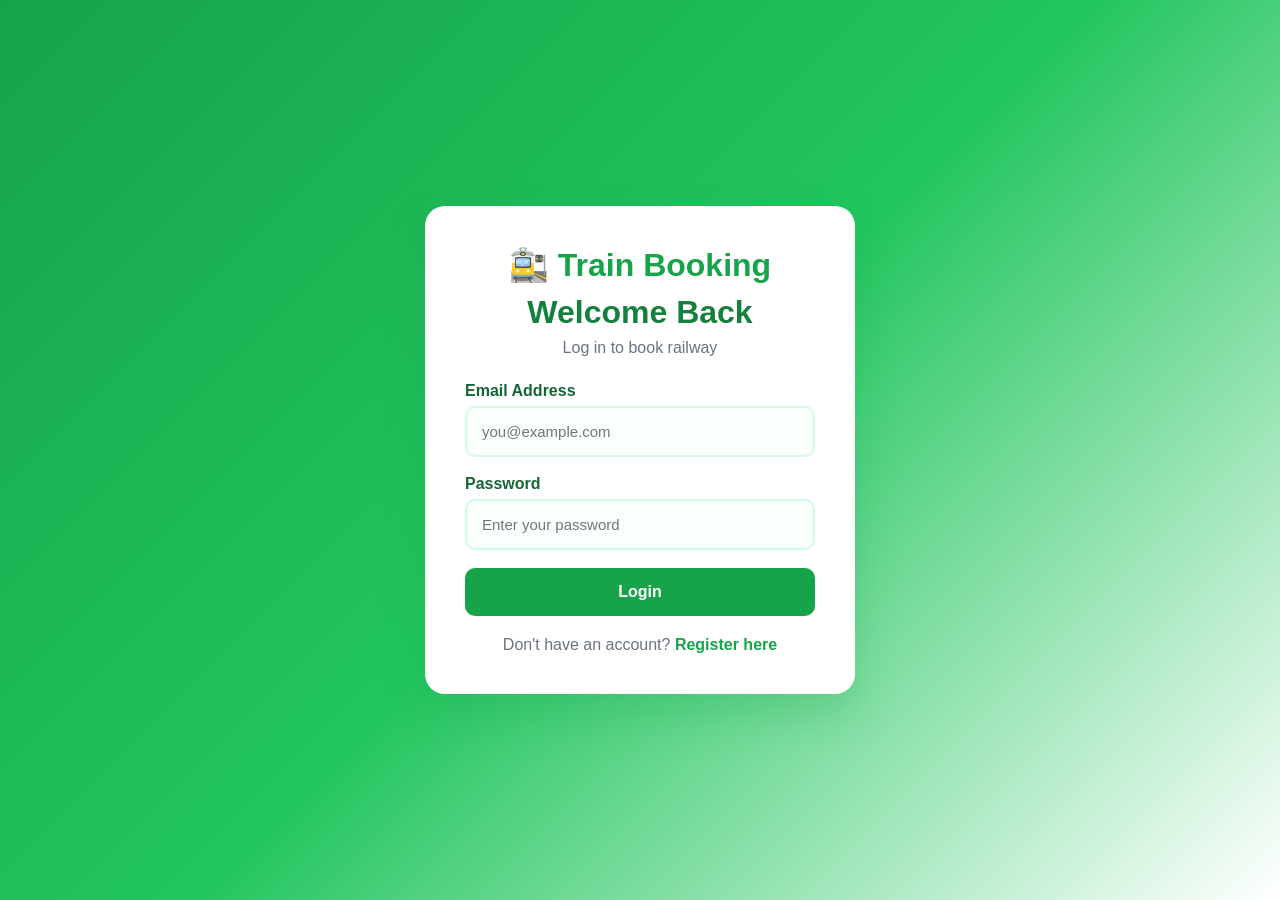
<file: frontend/index.html>
<!DOCTYPE html>
<html lang="en">
<head>
    <meta charset="UTF-8">
    <meta name="viewport" content="width=device-width, initial-scale=1.0">
    <title>Train Booking - Dashboard</title>
    <link rel="stylesheet" href="style.css">
</head>
<body>
    <div id="navbar-root"></div>

    <section class="hero">
        <div class="hero-content">
            <span class="hero-badge">🚆 India's Smart Railway Platform</span>
            <h1 class="hero-title">Book Railway &amp; Metro Tickets</h1>
            <p class="hero-sub">Fast • Secure • Easy Booking Across India</p>
            <p class="hero-sub">Indian Railways | Metro | Express</p>
            <div class="hero-buttons">
                <a class="btn btn-white" href="search.html">Book Ticket</a>
                <a class="btn btn-green" href="search.html">Live Status</a>
            </div>
        </div>
        <div class="hero-image">🚄</div>
    </section>

    <form class="search-box" id="quick-search-form">
        <h2>Search Your Train</h2>
        <div class="search-grid">
            <input type="text" id="qs-from" class="city-input" placeholder="🧑‍✈️ From Station">
            <input type="text" id="qs-to" class="city-input" placeholder="🚉 To Station">
            <input type="date" id="qs-date">
            <select id="qs-class">
                <option>Sleeper</option>
                <option>AC 3 Tier</option>
                <option>AC 2 Tier</option>
                <option>AC 1st Class</option>
            </select>
            <button type="submit" class="search-btn">🔍 Search</button>
        </div>
    </form>

    <main class="container">
        <h2 class="section-title"> Trains </h2>
        <div class="grid-3" id="popular-trains">
            <p class="loading">Loading trains...</p>
        </div>
    </main>

    <main class="container" style="padding-top:0">
        <h2 class="section-title" style="justify-content:center">Why Choose Us?</h2>
        <div class="grid-3" style="grid-template-columns:repeat(auto-fit,minmax(220px,1fr))">
            <div class="why-card">
                <div class="icon">⚡</div>
                <h3>Instant Booking</h3>
                <p>Book within seconds.</p>
            </div>
            <div class="why-card">
                <div class="icon">🔒</div>
                <h3>Secure Payment</h3>
                <p>100% Safe Transactions.</p>
            </div>
            <div class="why-card">
                <div class="icon">📍</div>
                <h3>Live Status</h3>
                <p>Realtime Tracking.</p>
            </div>
            <div class="why-card">
                <div class="icon">🎫</div>
                <h3>E-Ticket</h3>
                <p>Download Anytime.</p>
            </div>
        </div>
    </main>

    <footer class="footer">
        <h2>🚉 Train Booking System</h2>
        <p>© 2026 All Rights Reserved</p>
    </footer>

    <script src="auth.js"></script>
    <script src="cities.js"></script>
    <script src="common.js"></script>
    <script src="dashboard.js"></script>
</body>
</html>
</file>
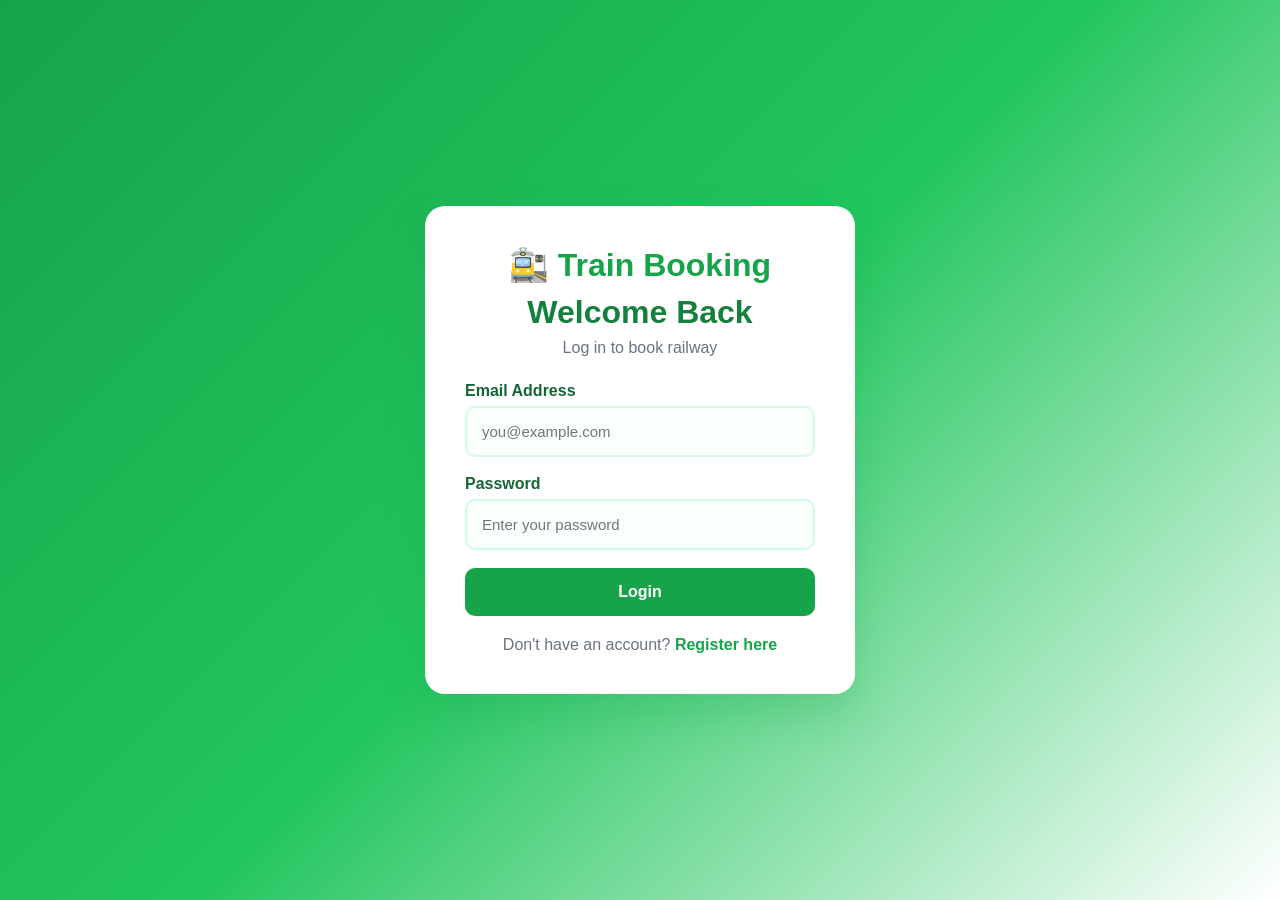
<file: frontend/booking.html>
<!DOCTYPE html>
<html lang="en">
<head>
    <meta charset="UTF-8">
    <meta name="viewport" content="width=device-width, initial-scale=1.0">
    <title>Train Booking - Booking</title>
    <link rel="stylesheet" href="style.css">
</head>
<body>
    <div id="navbar-root"></div>

    <main class="container">
        <div id="msg-banner-root"></div>

        <div class="booking-layout">
            <div class="panel">
                <h2>🧑‍✈️ Passenger Details</h2>
                <form id="booking-form">
                    <div class="form-grid">
                        <input type="text" id="p-name" placeholder="Passenger Name" required>
                        <input type="number" id="p-age" placeholder="Age" min="1" max="120" required>
                        <select id="p-gender">
                            <option>Male</option>
                            <option>Female</option>
                            <option>Other</option>
                        </select>
                        <input type="tel" id="p-mobile" placeholder="Mobile Number" required>
                        <input type="email" id="p-email" placeholder="Email Address" required>
                        <input type="number" id="p-count" min="1" max="6" value="1">
                    </div>
                    <button type="submit" class="confirm-btn" id="confirm-btn">Confirm Booking</button>
                </form>
            </div>

            <div class="panel">
                <h2>🎫 Journey Summary</h2>
                <div class="summary-row"><span>Train:</span><span id="sum-train">-</span></div>
                <div class="summary-row"><span>Train No:</span><span id="sum-trainno">-</span></div>
                <div class="summary-row"><span>From:</span><span id="sum-from">-</span></div>
                <div class="summary-row"><span>To:</span><span id="sum-to">-</span></div>
                <div class="summary-row"><span>Journey Date:</span><span id="sum-date">-</span></div>
                <div class="summary-row"><span>Class:</span><span id="sum-class">Sleeper</span></div>
                <div class="summary-row"><span>Duration:</span><span id="sum-duration">-</span></div>
                <div class="summary-row"><span>Available Seats:</span><span id="sum-seats">-</span></div>

                <div style="height:16px"></div>

                <div class="summary-row"><span>Passenger:</span><span id="sum-passenger">-</span></div>
                <div class="summary-row"><span>Age:</span><span id="sum-age">-</span></div>
                <div class="summary-row"><span>Gender:</span><span id="sum-gender">Male</span></div>
                <div class="summary-row"><span>Mobile:</span><span id="sum-mobile">-</span></div>
                <div class="summary-row"><span>Email:</span><span id="sum-email">-</span></div>
                <div class="summary-row"><span>Passengers:</span><span id="sum-count">1</span></div>

                <div class="fare-box">Total Fare: ₹<span id="sum-fare">0</span></div>

                <div class="ticket-box" id="ticket-box" style="display:none">
                    <h3>🎫 Ticket Details</h3>
                    <div class="ticket-row"><span>PNR:</span><span id="ticket-pnr">-</span></div>
                    <div class="ticket-row"><span>Coach:</span><span id="ticket-coach">-</span></div>
                    <div class="ticket-row"><span>Seat:</span><span id="ticket-seat">-</span></div>
                </div>
            </div>
        </div>
    </main>

    <script src="auth.js"></script>
    <script src="common.js"></script>
    <script src="booking.js"></script>
</body>
</html>
</file>
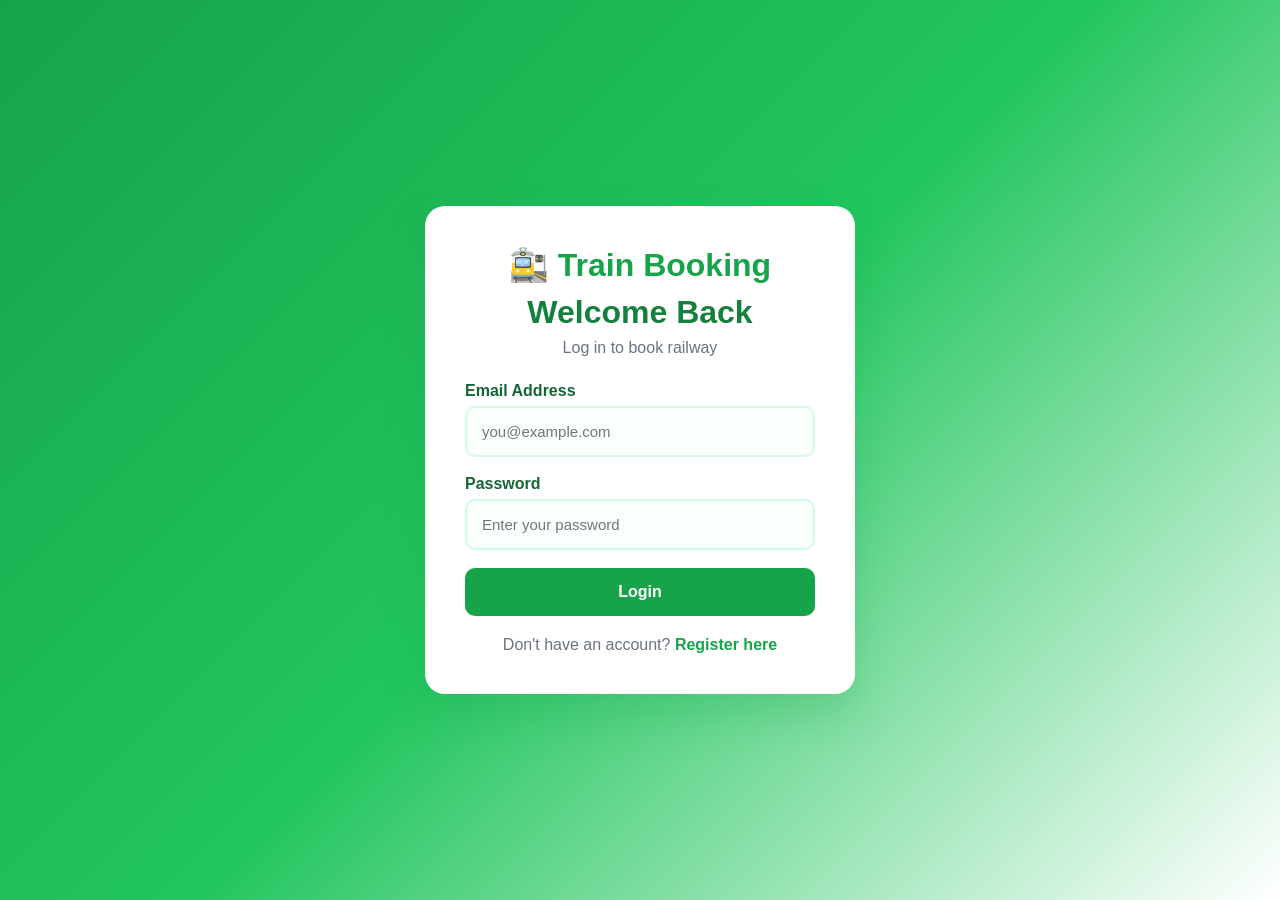
<file: frontend/history.html>
<!DOCTYPE html>
<html lang="en">
<head>
    <meta charset="UTF-8">
    <meta name="viewport" content="width=device-width, initial-scale=1.0">
    <title>Train Booking - History</title>
    <link rel="stylesheet" href="style.css">
</head>
<body>
    <div id="navbar-root"></div>

    <main class="container">
        <div class="page-header">
            <h1>🎫 Booking History</h1>
        </div>

        <div class="history-search">
            <input type="text" id="pnr-search" placeholder="🔍 Search by PNR">
        </div>

       <div id="history-container" class="history-list">
    <p class="loading">Loading history...</p>
</div>
    </main>

    <script src="auth.js"></script>
    <script src="common.js"></script>
    <script src="history.js"></script>
</body>
</html>
</file>
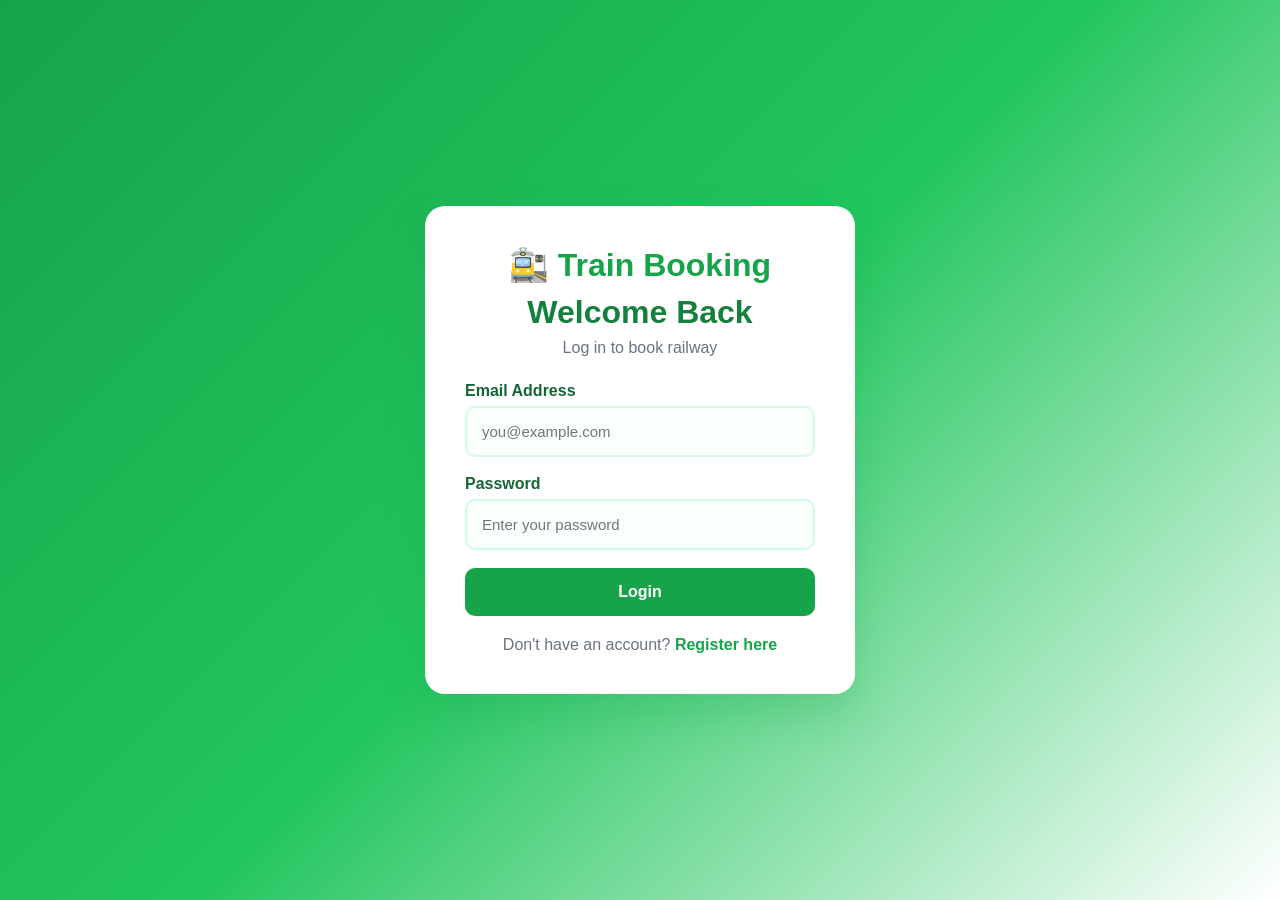
<file: frontend/login.html>
<!DOCTYPE html>
<html lang="en">
<head>
    <meta charset="UTF-8">
    <meta name="viewport" content="width=device-width, initial-scale=1.0">
    <title>Train Booking - Login</title>
    <link rel="stylesheet" href="style.css">
</head>
<body>
    <div class="auth-page">
        <div class="auth-card">
            <div class="auth-logo">🚉 Train Booking</div>
            <h1 class="auth-title">Welcome Back</h1>
            <p class="auth-subtitle">Log in to book railway</p>

            <div id="auth-error"></div>

            <form id="login-form">
                <div class="form-group-auth">
                    <label for="email">Email Address</label>
                    <input type="email" id="email" placeholder="you@example.com" required>
                </div>
                <div class="form-group-auth">
                    <label for="password">Password</label>
                    <input type="password" id="password" placeholder="Enter your password" required>
                </div>
                <button type="submit" class="auth-submit-btn">Login</button>
            </form>

            <p class="auth-switch">Don't have an account? <a href="register.html">Register here</a></p>
        </div>
    </div>

    <script src="auth.js"></script>
    <script src="login.js"></script>
</body>
</html>
</file>
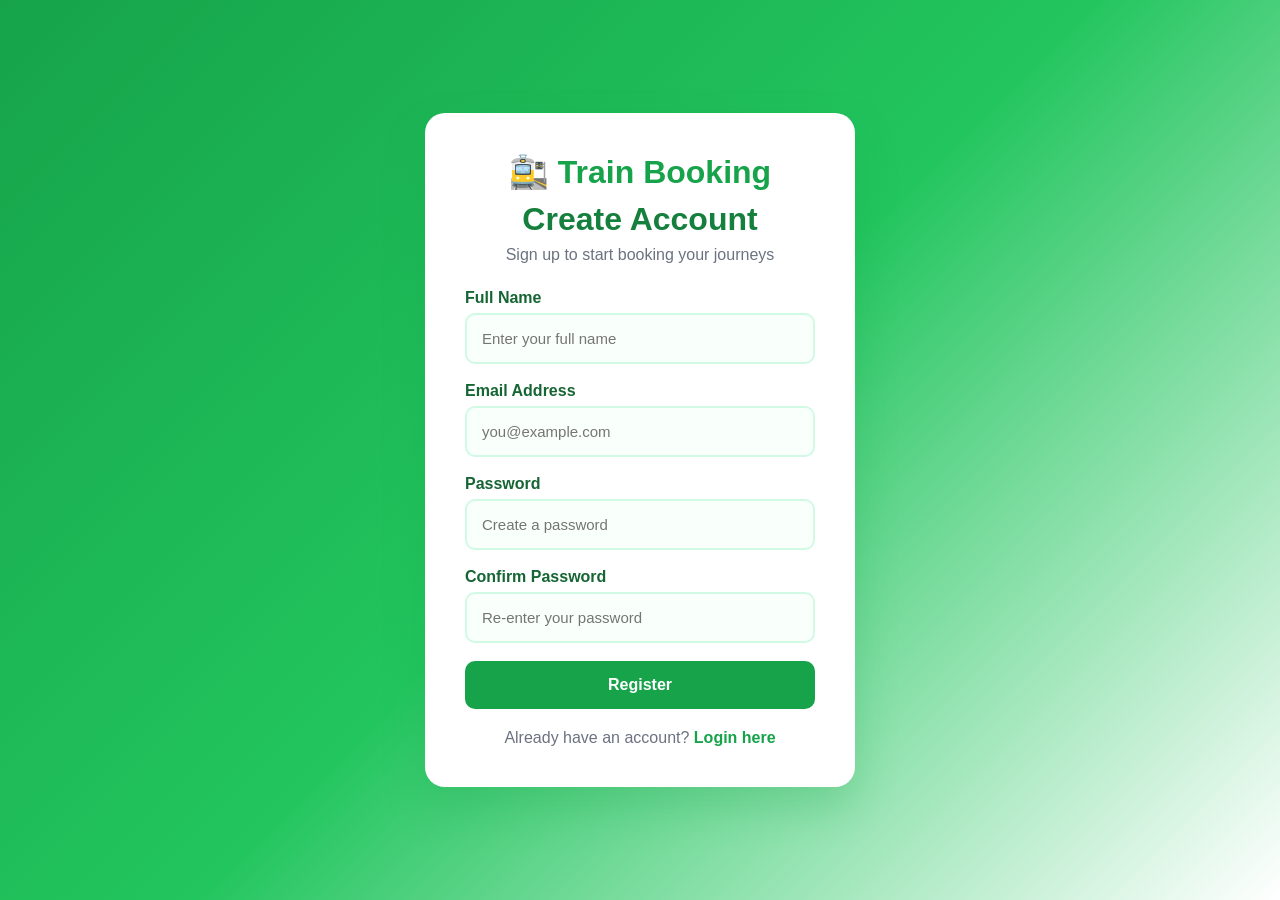
<file: frontend/register.html>
<!DOCTYPE html>
<html lang="en">
<head>
    <meta charset="UTF-8">
    <meta name="viewport" content="width=device-width, initial-scale=1.0">
    <title>Train Booking - Register</title>
    <link rel="stylesheet" href="style.css">
</head>
<body>
    <div class="auth-page">
        <div class="auth-card">
            <div class="auth-logo">🚉 Train Booking</div>
            <h1 class="auth-title">Create Account</h1>
            <p class="auth-subtitle">Sign up to start booking your journeys</p>

            <div id="auth-error"></div>

            <form id="register-form">
                <div class="form-group-auth">
                    <label for="name">Full Name</label>
                    <input type="text" id="name" placeholder="Enter your full name" required>
                </div>
                <div class="form-group-auth">
                    <label for="email">Email Address</label>
                    <input type="email" id="email" placeholder="you@example.com" required>
                </div>
                <div class="form-group-auth">
                    <label for="password">Password</label>
                    <input type="password" id="password" placeholder="Create a password" required>
                </div>
                <div class="form-group-auth">
                    <label for="confirm-password">Confirm Password</label>
                    <input type="password" id="confirm-password" placeholder="Re-enter your password" required>
                </div>
                <button type="submit" class="auth-submit-btn">Register</button>
            </form>

            <p class="auth-switch">Already have an account? <a href="login.html">Login here</a></p>
        </div>
    </div>

    <script src="auth.js"></script>
    <script src="register.js"></script>
</body>
</html>
</file>
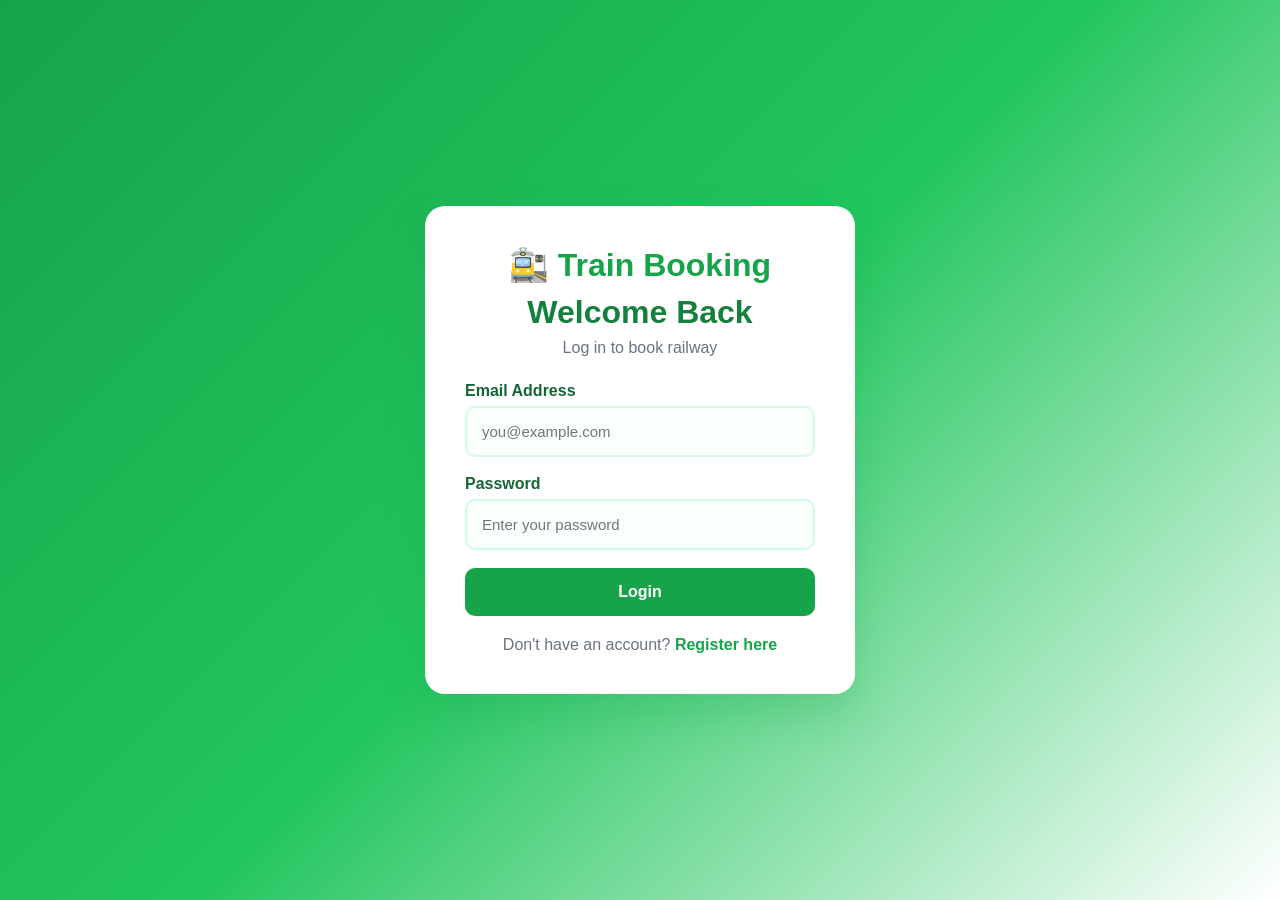
<file: frontend/search.html>
<!DOCTYPE html>
<html lang="en">
<head>
    <meta charset="UTF-8">
    <meta name="viewport" content="width=device-width, initial-scale=1.0">
    <title>Train Booking - Search</title>
    <link rel="stylesheet" href="style.css">
</head>
<body>
    <div id="navbar-root"></div>

    <main class="container">
        <div class="page-header">
            <h1>🧑‍✈️ Search Train</h1>
        </div>

        <form class="search-box" id="search-form" style="margin:0 0 40px;">
            <div class="search-grid">
                <input type="text" id="s-from" class="city-input" placeholder="From Station">
                <input type="text" id="s-to" class="city-input" placeholder="To Station">
                <input type="date" id="s-date">
                <select id="s-class">
                    <option value="Sleeper">Sleeper</option>
                    <option value="3A">AC 3 Tier</option>
                    <option value="2A">AC 2 Tier</option>
                    <option value="1A">AC 1st Class</option>
                </select>
                <button type="submit" class="search-btn">🔍 Search</button>
            </div>
        </form>

        <div class="grid-3" id="results">
            <p class="loading">Loading trains...</p>
        </div>
    </main>

    <script src="auth.js"></script>
    <script src="cities.js"></script>
    <script src="common.js"></script>
    <script src="search.js"></script>
</body>
</html>
</file>
<file: frontend/style.css>
:root {
    --orange: #f7941d;
    --orange-dark: #f4661a;
    --green: #16a34a;
    --green-dark: #15803d;
    --bg: #eef1f5;
    --card-bg: #ffffff;
    --text: #1e2430;
    --text-muted: #6b7280;
    --border: #e5e7eb;
    --red: #ef4444;
}

*{
    margin:0;
    padding:0;
    box-sizing:border-box;
    transition:all .3s ease;
}

html{
    scroll-behavior:smooth;
}

body{
    font-family:'Segoe UI',Tahoma,Geneva,Verdana,sans-serif;
    background:var(--bg);
    color:var(--text);
    animation:fadeBody .8s ease;
}

@keyframes fadeBody{
    from{
        opacity:0;
        transform:translateY(20px);
    }
    to{
        opacity:1;
        transform:translateY(0);
    }
}

a{
    text-decoration:none;
    color:inherit;
}

/* ================= NAVBAR ================= */

.navbar{
    display:flex;
    justify-content:space-between;
    align-items:center;
    padding:18px 40px;
    background:#fff;
    position:sticky;
    top:0;
    z-index:100;
    border-bottom:1px solid var(--border);
    box-shadow:0 5px 15px rgba(0,0,0,.08);
}

.brand{
    display:flex;
    align-items:center;
    gap:10px;
    color:var(--orange);
    font-size:1.7rem;
    font-weight:800;
}

.brand:hover{
    transform:scale(1.05);
}

.nav-links{
    display:flex;
    gap:35px;
}

.nav-links a{
    position:relative;
    font-weight:600;
    color:#374151;
}

.nav-links a::after{
    content:"";
    position:absolute;
    left:0;
    bottom:-6px;
    width:0;
    height:3px;
    background:linear-gradient(90deg,var(--orange),var(--green-dark));
    transition:.35s;
    border-radius:20px;
}

.nav-links a:hover::after{
    width:100%;
}

.nav-links a:hover{
    color:var(--orange);
    transform:translateY(-2px);
}

.nav-right{
    display:flex;
    align-items:center;
    gap:15px;
}

.logout-btn{
    background:linear-gradient(135deg,#ef4444,#dc2626);
    color:#fff;
    border:none;
    padding:10px 22px;
    border-radius:8px;
    cursor:pointer;
    font-weight:700;
}

.logout-btn:hover{
    transform:translateY(-3px);
    box-shadow:0 10px 20px rgba(239,68,68,.35);
}

/* ================= HERO ================= */

.hero{
    background:linear-gradient(
        -45deg,
        var(--orange),
        var(--orange-dark),
        var(--green),
        var(--green-dark)
    );
    background-size:400% 400%;
    animation:gradientMove 10s ease infinite;
    color:#fff;
    padding:70px 40px 130px;
    display:flex;
    justify-content:space-between;
    align-items:center;
    gap:40px;
    flex-wrap:wrap;
}

@keyframes gradientMove{
    0%{background-position:0% 50%;}
    50%{background-position:100% 50%;}
    100%{background-position:0% 50%;}
}

.hero-content{
    max-width:620px;
    animation:slideLeft .9s ease;
}

@keyframes slideLeft{
    from{
        opacity:0;
        transform:translateX(-60px);
    }
    to{
        opacity:1;
        transform:translateX(0);
    }
}

.hero-title{
    font-size:3.5rem;
    font-weight:800;
    margin-bottom:20px;
    line-height:1.1;
}

.hero-sub{
    font-size:1.15rem;
    opacity:.95;
}

.hero-image{
    font-size:8rem;
    animation:floatTrain 3s ease-in-out infinite;
}

@keyframes floatTrain{
    0%,100%{
        transform:translateY(0);
    }
    50%{
        transform:translateY(-18px);
    }
}
/* ===========================
   SEARCH BOX
=========================== */

.search-box{
    background:rgba(255,255,255,.95);
    backdrop-filter:blur(15px);
    max-width:1160px;
    margin:-70px auto 0;
    padding:32px;
    border-radius:18px;
    box-shadow:0 20px 50px rgba(0,0,0,.12);
    position:relative;
    z-index:5;
    animation:popUp .8s ease;
}

@keyframes popUp{
    from{
        opacity:0;
        transform:translateY(60px);
    }
    to{
        opacity:1;
        transform:translateY(0);
    }
}

.search-box h2,
.search-page-title{
    margin:0 0 20px;
    font-size:1.8rem;
    font-weight:800;
}

.search-grid{
    display:grid;
    grid-template-columns:1fr 1fr 1fr 1fr auto;
    gap:18px;
}

.search-grid input,
.search-grid select,
.history-search input{
    padding:15px 18px;
    border-radius:10px;
    border:1px solid #ddd;
    font-size:1rem;
    background:#fff;
}

.search-grid input:focus,
.search-grid select:focus,
.history-search input:focus{
    outline:none;
    border-color:var(--orange);
    box-shadow:0 0 15px rgba(247,148,29,.25);
    transform:scale(1.02);
}

/* ===========================
   BUTTONS
=========================== */

.btn,
.search-btn,
.book-btn,
.confirm-btn,
.auth-submit-btn{
    position:relative;
    overflow:hidden;
    cursor:pointer;
    border:none;
    border-radius:10px;
    font-weight:700;
    transition:.35s;
}

.btn:hover,
.search-btn:hover,
.book-btn:hover,
.confirm-btn:hover,
.auth-submit-btn:hover{
    transform:translateY(-4px);
    box-shadow:0 15px 30px rgba(0,0,0,.18);
}

.search-btn{
    background:linear-gradient(135deg,var(--orange),var(--green-dark));
    color:#fff;
    padding:15px 28px;
}

.book-btn{
    background:linear-gradient(135deg,var(--orange),var(--orange-dark));
    color:#fff;
    padding:14px 20px;
    flex:1;
}

.confirm-btn{
    width:100%;
    background:linear-gradient(135deg,var(--orange),var(--orange-dark));
    color:#fff;
    padding:18px;
    font-size:1.05rem;
}

.btn::before,
.search-btn::before,
.book-btn::before,
.confirm-btn::before{
    content:"";
    position:absolute;
    left:-120%;
    top:0;
    width:60px;
    height:100%;
    background:rgba(255,255,255,.35);
    transform:skewX(-25deg);
}

.btn:hover::before,
.search-btn:hover::before,
.book-btn:hover::before,
.confirm-btn:hover::before{
    animation:shine .8s;
}

@keyframes shine{
    to{
        left:150%;
    }
}

/* ===========================
   SECTION
=========================== */

.container{
    max-width:1160px;
    margin:auto;
    padding:60px 20px;
}

.section-title{
    font-size:2rem;
    font-weight:800;
    margin-bottom:28px;
    display:flex;
    align-items:center;
    gap:10px;
    animation:fadeUp .8s ease;
}

@keyframes fadeUp{
    from{
        opacity:0;
        transform:translateY(30px);
    }
    to{
        opacity:1;
        transform:translateY(0);
    }
}

/* ===========================
   GRID
=========================== */

.grid-3{
    display:grid;
    grid-template-columns:repeat(auto-fit,minmax(300px,1fr));
    gap:25px;
}
/* ===========================
   TRAIN CARDS
=========================== */

.train-card{
    background:#fff;
    border-left:5px solid var(--orange);
    border-radius:14px;
    padding:26px;
    position:relative;
    overflow:hidden;
    box-shadow:0 8px 25px rgba(0,0,0,.08);
    transition:.4s;
}

.train-card::before{
    content:"";
    position:absolute;
    top:0;
    left:-120%;
    width:70px;
    height:100%;
    background:rgba(255,255,255,.45);
    transform:skewX(-25deg);
}

.train-card:hover::before{
    animation:shineCard .8s linear;
}

@keyframes shineCard{
    to{
        left:150%;
    }
}

.train-card:hover{
    transform:translateY(-12px);
    box-shadow:0 20px 40px rgba(0,0,0,.18);
}

.train-card h3{
    margin:0 0 10px;
    color:var(--orange-dark);
    font-size:1.4rem;
}

.route{
    color:#2563eb;
    font-size:1.1rem;
    font-weight:700;
    margin:12px 0;
}

.meta{
    color:var(--text-muted);
    margin:8px 0;
}

.price-row{
    display:flex;
    gap:15px;
    align-items:center;
    margin-top:20px;
}

.price-tag{
    flex:1;
    background:#16a34a18;
    color:var(--green-dark);
    padding:14px;
    text-align:center;
    border-radius:10px;
    font-size:1.2rem;
    font-weight:800;
}

.train-no-badge{
    background:linear-gradient(135deg,var(--green),var(--green-dark));
    color:#fff;
    padding:6px 14px;
    border-radius:30px;
    font-size:.85rem;
    font-weight:700;
}

.train-card-head{
    display:flex;
    justify-content:space-between;
    align-items:flex-start;
}

/* ===========================
   METRO & WHY CHOOSE
=========================== */

.metro-card,
.why-card{
    background:#fff;
    border-radius:14px;
    padding:35px 22px;
    text-align:center;
    box-shadow:0 8px 25px rgba(0,0,0,.08);
    transition:.35s;
    position:relative;
}

.metro-card:hover,
.why-card:hover{
    transform:translateY(-10px) scale(1.03);
    box-shadow:0 20px 40px rgba(0,0,0,.15);
}

.metro-card .icon,
.why-card .icon{
    font-size:3rem;
    margin-bottom:15px;
    animation:bounceIcon 2.5s infinite;
}

@keyframes bounceIcon{
    0%,100%{
        transform:translateY(0);
    }
    50%{
        transform:translateY(-12px);
    }
}

.metro-card h3,
.why-card h3{
    margin:10px 0;
    color:var(--orange-dark);
    font-size:1.35rem;
}

.metro-card p,
.why-card p{
    color:var(--text-muted);
    line-height:1.6;
}

/* ===========================
   SECTION ANIMATION
=========================== */

.grid-3>*{
    animation:cardFade .7s ease;
}

@keyframes cardFade{
    from{
        opacity:0;
        transform:translateY(40px);
    }
    to{
        opacity:1;
        transform:translateY(0);
    }
}
/* ===========================
   BOOKING PAGE
=========================== */

.booking-layout{
    display:grid;
    grid-template-columns:1.3fr 1fr;
    gap:30px;
    align-items:start;
}

.panel{
    background:#fff;
    border-radius:18px;
    padding:35px;
    box-shadow:0 10px 30px rgba(0,0,0,.08);
    transition:.35s;
    animation:fadeUp .8s ease;
}

.panel:hover{
    transform:translateY(-8px);
    box-shadow:0 20px 45px rgba(0,0,0,.15);
}

.panel h2{
    margin-top:0;
    color:var(--orange-dark);
    display:flex;
    align-items:center;
    gap:10px;
}

.form-grid{
    display:grid;
    grid-template-columns:1fr 1fr;
    gap:18px;
    margin-bottom:22px;
}

.form-grid input,
.form-grid select{
    width:100%;
    padding:14px 16px;
    border:1px solid #ddd;
    border-radius:10px;
    font-size:1rem;
}

.form-grid input:focus,
.form-grid select:focus{
    outline:none;
    border-color:var(--orange);
    box-shadow:0 0 15px rgba(247,148,29,.25);
}

/* ===========================
   SUMMARY
=========================== */

.summary-row{
    display:flex;
    justify-content:space-between;
    padding:12px 0;
    border-bottom:1px solid #eee;
}

.summary-row span:first-child{
    color:var(--text-muted);
    font-weight:600;
}

.summary-row span:last-child{
    font-weight:700;
}

.fare-box{
    background:linear-gradient(135deg,#16a34a20,#16a34a10);
    color:var(--green-dark);
    font-size:1.6rem;
    font-weight:800;
    text-align:center;
    padding:18px;
    border-radius:12px;
    margin:22px 0;
    animation:pulse 2s infinite;
}

@keyframes pulse{
    0%{
        transform:scale(1);
    }
    50%{
        transform:scale(1.03);
    }
    100%{
        transform:scale(1);
    }
}

/* ===========================
   TICKET
=========================== */

.ticket-box{
    border:2px dashed var(--orange);
    background:#fff8ef;
    border-radius:14px;
    padding:25px;
    transition:.35s;
}

.ticket-box:hover{
    transform:scale(1.02);
    box-shadow:0 15px 30px rgba(0,0,0,.12);
}

.ticket-box h3{
    margin-top:0;
    color:var(--orange-dark);
}

.ticket-row{
    display:flex;
    justify-content:space-between;
    padding:8px 0;
}

.ticket-row span:first-child{
    color:var(--text-muted);
}

.ticket-row span:last-child{
    font-weight:700;
}

/* ===========================
   HISTORY CARD
=========================== */

.history-card{
    background:#fff;
    border-left:5px solid var(--green-dark);
    border-radius:12px;
    padding:24px;
    margin-bottom:20px;
    box-shadow:0 8px 20px rgba(0,0,0,.08);
    transition:.35s;
}

.history-card:hover{
    transform:translateX(8px);
    box-shadow:0 18px 35px rgba(0,0,0,.15);
}

.top-row{
    display:flex;
    justify-content:space-between;
    margin-bottom:10px;
}

.pnr{
    color:var(--orange-dark);
    font-weight:800;
}

.status-badge{
    padding:5px 12px;
    border-radius:25px;
    font-size:.85rem;
    font-weight:700;
}

.status-success{
    background:#16a34a18;
    color:var(--green-dark);
}

.status-error{
    background:#ef444418;
    color:var(--red);
}

/* ===========================
   FOOTER
=========================== */

.footer{
    margin-top:60px;
    background:linear-gradient(-45deg,
    var(--orange),
    var(--orange-dark),
    var(--green),
    var(--green-dark));
    background-size:400% 400%;
    animation:footerGradient 8s ease infinite;
    color:#fff;
    text-align:center;
    padding:55px 20px;
}

@keyframes footerGradient{
    0%{
        background-position:0% 50%;
    }
    50%{
        background-position:100% 50%;
    }
    100%{
        background-position:0% 50%;
    }
}

.footer h2{
    margin-bottom:10px;
    font-size:2rem;
}

.footer p{
    opacity:.9;
    font-size:1rem;
}

/* ===========================
   RESPONSIVE
=========================== */

@media(max-width:900px){

    .hero{
        text-align:center;
        justify-content:center;
    }

    .hero-title{
        font-size:2.4rem;
    }

    .search-grid{
        grid-template-columns:1fr;
    }

    .booking-layout{
        grid-template-columns:1fr;
    }

    .form-grid{
        grid-template-columns:1fr;
    }

    .navbar{
        flex-direction:column;
        gap:15px;
    }

    .nav-links{
        flex-wrap:wrap;
        justify-content:center;
    }

    .price-row{
        flex-direction:column;
    }
}
/* ================= LOGIN / REGISTER ================= */

.auth-page{
    min-height:100vh;
    display:flex;
    justify-content:center;
    align-items:center;
    padding:40px;
    background:linear-gradient(135deg,#16a34a,#22c55e,#ffffff);
}

.auth-card{
    width:100%;
    max-width:430px;
    background:#ffffff;
    border-radius:20px;
    padding:40px;
    box-shadow:0 20px 40px rgba(22,163,74,.25);
    animation:zoom .7s ease;
}

@keyframes zoom{
    from{
        opacity:0;
        transform:scale(.85);
    }
    to{
        opacity:1;
        transform:scale(1);
    }
}

.auth-logo{
    text-align:center;
    font-size:2rem;
    color:#16a34a;
    font-weight:800;
    margin-bottom:10px;
}

.auth-title{
    text-align:center;
    color:#15803d;
    font-size:2rem;
    margin-bottom:8px;
}

.auth-subtitle{
    text-align:center;
    color:#6b7280;
    margin-bottom:25px;
}

.form-group-auth{
    margin-bottom:18px;
}

.form-group-auth label{
    display:block;
    margin-bottom:6px;
    color:#166534;
    font-weight:700;
}

.form-group-auth input{
    width:100%;
    padding:15px;
    border:2px solid #d1fae5;
    border-radius:10px;
    background:#f9fffb;
    font-size:15px;
}

.form-group-auth input:focus{
    outline:none;
    border-color:#22c55e;
    box-shadow:0 0 12px rgba(34,197,94,.25);
}

.auth-submit-btn{
    width:100%;
    padding:15px;
    border:none;
    border-radius:10px;
    background:#16a34a;
    color:#fff;
    font-size:16px;
    font-weight:700;
    cursor:pointer;
    transition:.3s;
}

.auth-submit-btn:hover{
    background:#15803d;
    transform:translateY(-3px);
    box-shadow:0 10px 20px rgba(22,163,74,.35);
}

.auth-switch{
    margin-top:20px;
    text-align:center;
    color:#6b7280;
}

.auth-switch a{
    color:#16a34a;
    font-weight:700;
    text-decoration:none;
}

.auth-switch a:hover{
    text-decoration:underline;
}

.auth-error{
    background:#dcfce7;
    color:#166534;
    border-left:5px solid #16a34a;
    padding:12px;
    border-radius:8px;
    margin-bottom:15px;
}
</file>
